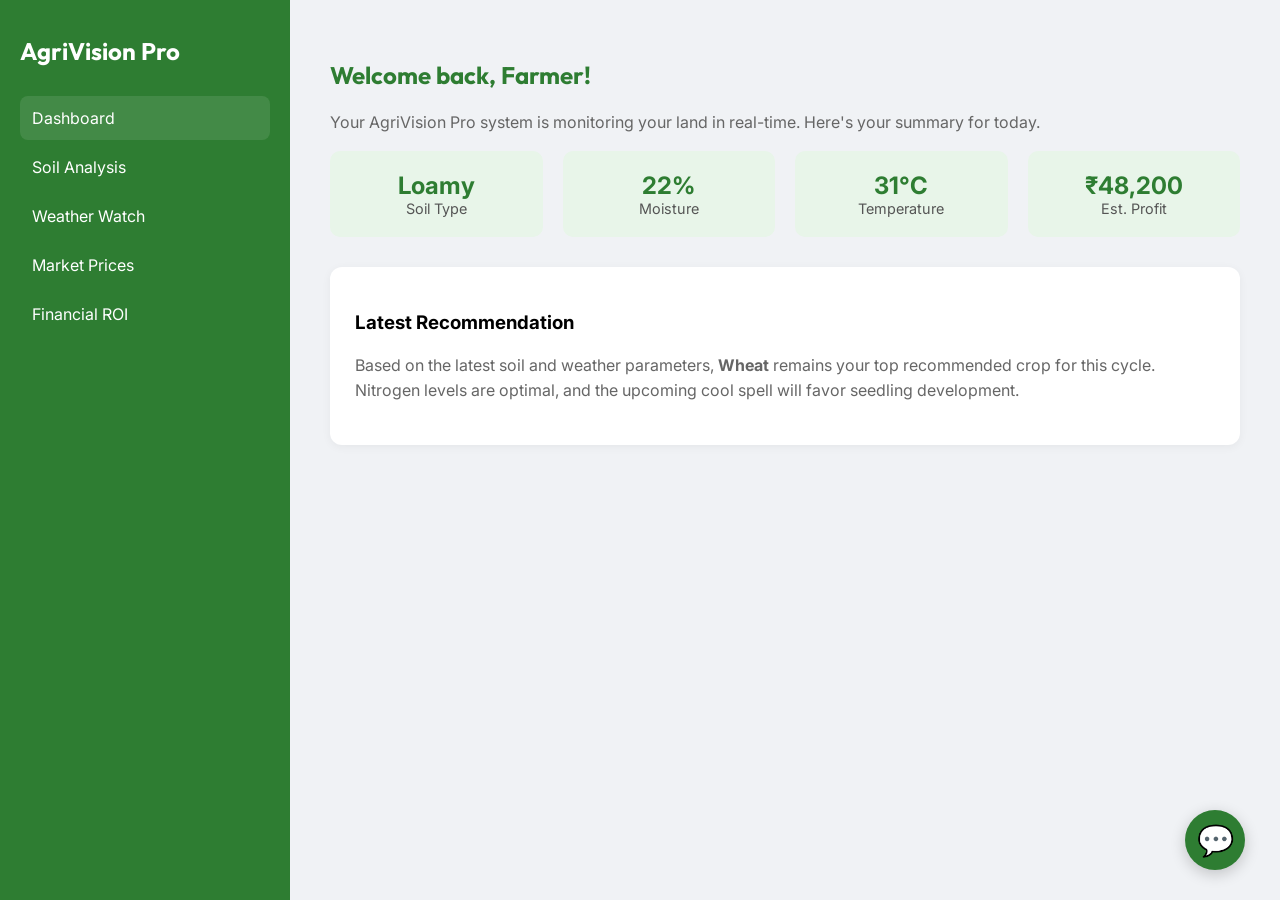
<file: frontend/index.html>
<!DOCTYPE html>
<html lang="en">
<head>
    <meta charset="UTF-8">
    <meta name="viewport" content="width=device-width, initial-scale=1.0">
    <title>AgriVision Pro | Smart Farming Dashboard</title>
    <link rel="stylesheet" href="chatbot.css">
    <!-- Google Fonts -->
    <link href="https://fonts.googleapis.com/css2?family=Inter:wght@400;600&family=Outfit:wght@500;700&display=swap" rel="stylesheet">
    <style>
        body {
            font-family: 'Inter', sans-serif;
            margin: 0;
            padding: 0;
            background-color: #f0f2f5;
        }

        /* Mock Dashboard Sidebar */
        .sidebar {
            width: 250px;
            height: 100vh;
            background: #2e7d32;
            color: white;
            position: fixed;
            padding: 20px;
        }

        .sidebar h1 {
            font-family: 'Outfit', sans-serif;
            font-size: 1.5rem;
            margin-bottom: 30px;
        }

        .nav-item {
            padding: 12px;
            margin: 5px 0;
            border-radius: 8px;
            cursor: pointer;
            transition: background 0.3s;
        }

        .nav-item:hover, .nav-item.active {
            background: rgba(255, 255, 255, 0.1);
        }

        /* Main Content */
        .main-content {
            margin-left: 290px;
            padding: 40px;
        }

        .card {
            background: white;
            padding: 25px;
            border-radius: 12px;
            box-shadow: 0 2px 10px rgba(0,0,0,0.05);
            margin-bottom: 20px;
        }

        h2 {
            font-family: 'Outfit', sans-serif;
            color: #2e7d32;
        }

        p { color: #666; line-height: 1.6; }

        .stats-grid {
            display: grid;
            grid-template-columns: repeat(auto-fit, minmax(200px, 1fr));
            gap: 20px;
        }

        .stat-card {
            background: #e8f5e9;
            padding: 20px;
            border-radius: 10px;
            text-align: center;
        }

        .stat-val {
            font-size: 1.5rem;
            font-weight: bold;
            color: #2e7d32;
        }

        .stat-label { font-size: 0.9rem; color: #555; }
    </style>
</head>
<body>

    <div class="sidebar">
        <h1>AgriVision Pro</h1>
        <div class="nav-item active">Dashboard</div>
        <div class="nav-item">Soil Analysis</div>
        <div class="nav-item">Weather Watch</div>
        <div class="nav-item">Market Prices</div>
        <div class="nav-item">Financial ROI</div>
    </div>

    <div class="main-content">
        <h2>Welcome back, Farmer!</h2>
        <p>Your AgriVision Pro system is monitoring your land in real-time. Here's your summary for today.</p>

        <div class="stats-grid">
            <div class="stat-card">
                <div class="stat-val">Loamy</div>
                <div class="stat-label">Soil Type</div>
            </div>
            <div class="stat-card">
                <div class="stat-val">22%</div>
                <div class="stat-label">Moisture</div>
            </div>
            <div class="stat-card">
                <div class="stat-val">31°C</div>
                <div class="stat-label">Temperature</div>
            </div>
            <div class="stat-card">
                <div class="stat-val">₹48,200</div>
                <div class="stat-label">Est. Profit</div>
            </div>
        </div>

        <div class="card" style="margin-top: 30px;">
            <h3>Latest Recommendation</h3>
            <p>Based on the latest soil and weather parameters, <strong>Wheat</strong> remains your top recommended crop for this cycle. Nitrogen levels are optimal, and the upcoming cool spell will favor seedling development.</p>
        </div>
    </div>

    <!-- Chatbot UI Components -->
    <button class="chatbot-toggler">
        <span class="material-symbols-rounded">💬</span>
    </button>
    <div class="chatbot">
        <header>
            <h2>AgriBot Assistant</h2>
        </header>
        <ul class="chatbox">
            <li class="chat incoming">
                <p>Hi there! 👋 I'm your AgriVision assistant. How can I help you today with your soil or crops?</p>
            </li>
        </ul>
        <div class="chat-input">
            <textarea placeholder="Ask about soil, crops..." spellcheck="false" required></textarea>
            <span id="send-btn">➔</span>
        </div>
    </div>

    <script src="chatbot.js"></script>
</body>
</html>
</file>
<file: frontend/chatbot.css>
/* --- AgriVision Pro Chatbot Styles --- */

:root {
    --primary-color: #2e7d32; /* Forest Green */
    --secondary-color: #4caf50;
    --bg-color: #f4f7f6;
    --chat-bg: #ffffff;
    --user-msg-bg: #dcf8c6;
    --bot-msg-bg: #e8ebe9;
    --text-color: #333;
}

/* Floating Icon */
.chatbot-toggler {
    position: fixed;
    bottom: 30px;
    right: 35px;
    outline: none;
    border: none;
    height: 60px;
    width: 60px;
    display: flex;
    cursor: pointer;
    align-items: center;
    justify-content: center;
    border-radius: 50%;
    background: var(--primary-color);
    transition: all 0.2s ease;
    box-shadow: 0 4px 15px rgba(0,0,0,0.2);
    z-index: 1000;
}

.chatbot-toggler:hover {
    transform: scale(1.1);
    background: var(--secondary-color);
}

.chatbot-toggler span {
    color: #fff;
    font-size: 30px;
}

/* Chatbox Window */
.chatbot {
    position: fixed;
    right: 35px;
    bottom: 100px;
    width: 380px;
    background: var(--chat-bg);
    border-radius: 15px;
    overflow: hidden;
    opacity: 0;
    pointer-events: none;
    transform: scale(0.5);
    transform-origin: bottom right;
    transition: all 0.3s ease;
    box-shadow: 0 10px 30px rgba(0,0,0,0.15);
    z-index: 1000;
    display: flex;
    flex-direction: column;
}

.show-chatbot .chatbot {
    opacity: 1;
    pointer-events: auto;
    transform: scale(1);
}

/* Header */
.chatbot header {
    padding: 15px 0;
    text-align: center;
    color: #fff;
    background: var(--primary-color);
    position: relative;
}

.chatbot header h2 {
    font-size: 1.4rem;
    margin: 0;
    font-family: 'Outfit', sans-serif;
}

/* Chatbox Body */
.chatbot .chatbox {
    overflow-y: auto;
    height: 400px;
    padding: 20px;
    list-style: none;
}

.chat {
    display: flex;
    margin-bottom: 15px;
}

.chat p {
    white-space: pre-wrap;
    padding: 12px 16px;
    border-radius: 10px 10px 0 10px;
    max-width: 75%;
    color: var(--text-color);
    font-size: 0.95rem;
    font-family: 'Inter', sans-serif;
}

.incoming p {
    border-radius: 10px 10px 10px 0;
    background: var(--bot-msg-bg);
}

.outgoing {
    justify-content: flex-end;
}

.outgoing p {
    background: var(--user-msg-bg);
}

/* Input Area */
.chatbot .chat-input {
    display: flex;
    gap: 5px;
    position: relative;
    width: 100%;
    background: #fff;
    padding: 10px 20px;
    border-top: 1px solid #ddd;
}

.chat-input textarea {
    height: 45px;
    width: 100%;
    border: none;
    outline: none;
    resize: none;
    max-height: 180px;
    padding: 10px 0;
    font-size: 0.95rem;
}

.chat-input span {
    align-self: center;
    color: var(--primary-color);
    cursor: pointer;
    font-size: 1.5rem;
    padding: 5px;
    transition: transform 0.2s;
}

.chat-input span:hover {
    transform: translateX(3px);
}

/* Typing Indicator (simplified dot) */
.typing-dots {
    display: flex;
    gap: 4px;
    padding: 10px;
}

.dot {
    width: 8px;
    height: 8px;
    background: #ccc;
    border-radius: 50%;
    animation: bounce 1.3s linear infinite;
}

.dot:nth-child(2) { animation-delay: -1.1s; }
.dot:nth-child(3) { animation-delay: -0.9s; }

@keyframes bounce {
    0%, 60%, 100% { transform: translateY(0); }
    30% { transform: translateY(-4px); }
}

/* Scrollbar Styling */
.chatbox::-webkit-scrollbar {
    width: 5px;
}
.chatbox::-webkit-scrollbar-track {
    background: #f1f1f1;
}
.chatbox::-webkit-scrollbar-thumb {
    background: #ccc;
    border-radius: 10px;
}
</file>
